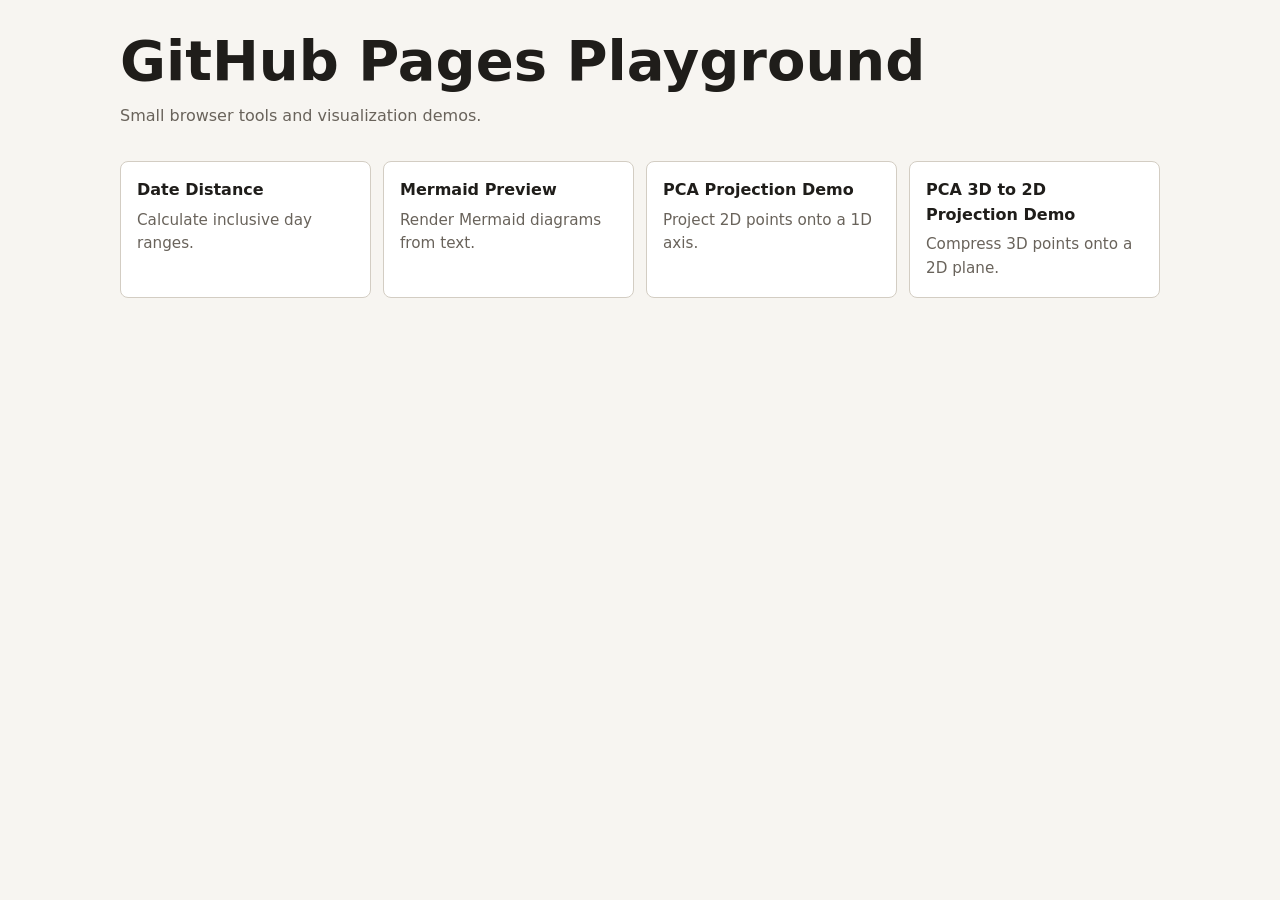
<file: index.html>
<!DOCTYPE html>
<html lang="en">
<head>
  <meta charset="UTF-8">
  <meta name="viewport" content="width=device-width, initial-scale=1.0">
  <title>GitHub Pages Playground</title>

  <link rel="stylesheet" href="./assets/css/site.css">
  <script src="./assets/js/google-tag.js"></script>
</head>
<body>
  <main class="shell">
    <header class="page-header">
      <h1>GitHub Pages Playground</h1>
      <p>Small browser tools and visualization demos.</p>
    </header>

    <ul class="tool-list">
      <li>
        <a href="./pages/date-distance.html">
          <strong>Date Distance</strong>
          <span>Calculate inclusive day ranges.</span>
        </a>
      </li>
      <li>
        <a href="./pages/mermaid-preview.html">
          <strong>Mermaid Preview</strong>
          <span>Render Mermaid diagrams from text.</span>
        </a>
      </li>
      <li>
        <a href="./pages/pca-projection.html">
          <strong>PCA Projection Demo</strong>
          <span>Project 2D points onto a 1D axis.</span>
        </a>
      </li>
      <li>
        <a href="./pages/pca-projection-3d.html">
          <strong>PCA 3D to 2D Projection Demo</strong>
          <span>Compress 3D points onto a 2D plane.</span>
        </a>
      </li>
    </ul>
  </main>
</body>
</html>
</file>
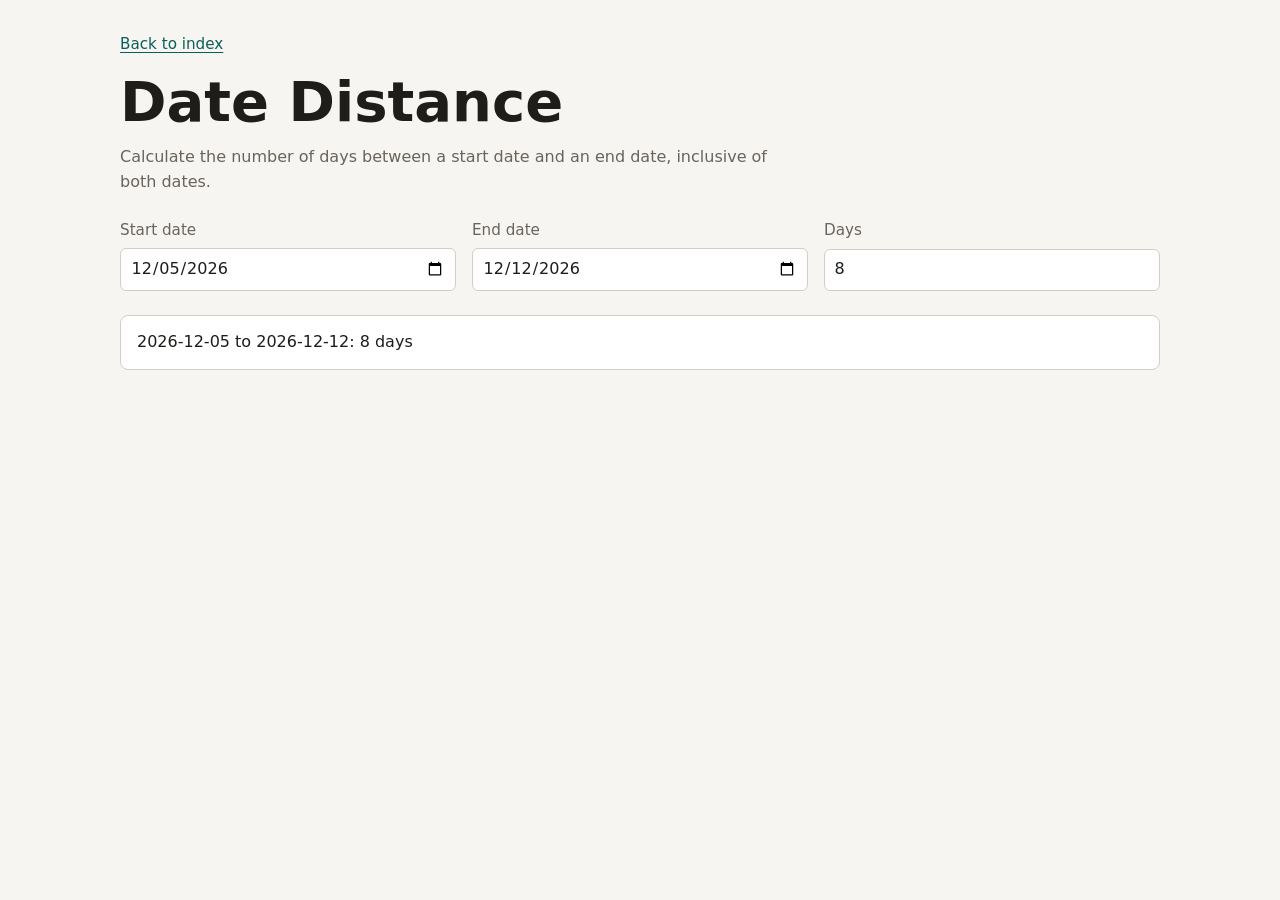
<file: pages/date-distance.html>
<!DOCTYPE html>
<html lang="en">
<head>
  <meta charset="UTF-8">
  <meta name="viewport" content="width=device-width, initial-scale=1.0">
  <title>Date Distance</title>

  <link rel="stylesheet" href="../assets/css/site.css">
  <script src="../assets/js/google-tag.js"></script>
</head>
<body>
  <main class="shell">
    <a class="back-link" href="../index.html">Back to index</a>
    <header class="page-header">
      <h1>Date Distance</h1>
      <p>Calculate the number of days between a start date and an end date, inclusive of both dates.</p>
    </header>

    <div class="field-grid">
      <p class="field">
        <label for="start-date">Start date</label>
        <input id="start-date" type="date">
      </p>

      <p class="field">
        <label for="end-date">End date</label>
        <input id="end-date" type="date">
      </p>

      <p class="field">
        <label for="day-count">Days</label>
        <input id="day-count" type="number" inputmode="numeric" step="1">
      </p>
    </div>

    <p id="summary" class="summary"></p>
  </main>

  <script type="module" src="../assets/js/date-distance.js"></script>
</body>
</html>
</file>
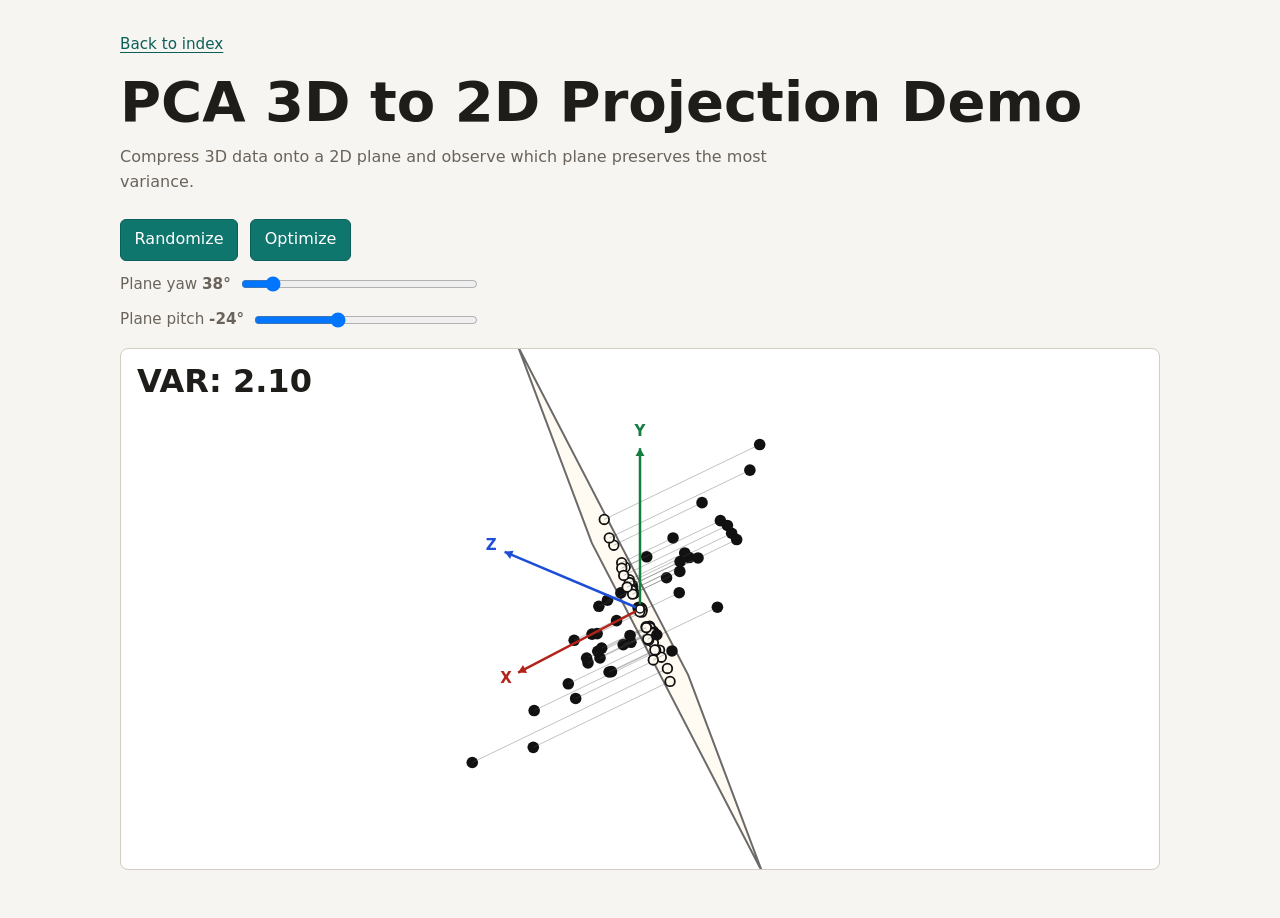
<file: pages/pca-projection-3d.html>
<!DOCTYPE html>
<html lang="en">
<head>
  <meta charset="UTF-8">
  <meta name="viewport" content="width=device-width, initial-scale=1.0">
  <title>PCA 3D to 2D Projection Demo</title>

  <link rel="stylesheet" href="../assets/css/site.css">
  <link rel="stylesheet" href="../assets/css/pca-projection.css">
  <script src="../assets/js/google-tag.js"></script>
</head>
<body>
  <main class="shell">
    <a class="back-link" href="../index.html">Back to index</a>
    <header class="page-header">
      <h1>PCA 3D to 2D Projection Demo</h1>
      <p>Compress 3D data onto a 2D plane and observe which plane preserves the most variance.</p>
    </header>

    <p class="controls controls-stacked">
      <span class="button-row">
        <button id="randomizeButton" type="button">Randomize</button>
        <button id="optimizeButton" type="button">Optimize</button>
      </span>
      <label class="angle-control">
        <span>Plane yaw <strong id="yawReadout">0°</strong></span>
        <input id="yawSlider" type="range" min="0" max="360" step="0.1" value="38">
      </label>
      <label class="angle-control">
        <span>Plane pitch <strong id="pitchReadout">0°</strong></span>
        <input id="pitchSlider" type="range" min="-89" max="89" step="0.1" value="-24">
      </label>
    </p>

    <div class="visualization" aria-label="Interactive PCA 3D to 2D visualization">
      <canvas id="plotCanvas" class="orbit-canvas" aria-label="3D scatter plot with projection plane"></canvas>
      <div id="varianceReadout" class="variance-readout" aria-live="polite">VAR: 0.00</div>
    </div>
  </main>

  <script type="module" src="../assets/js/pca-projection-3d.js"></script>
</body>
</html>
</file>
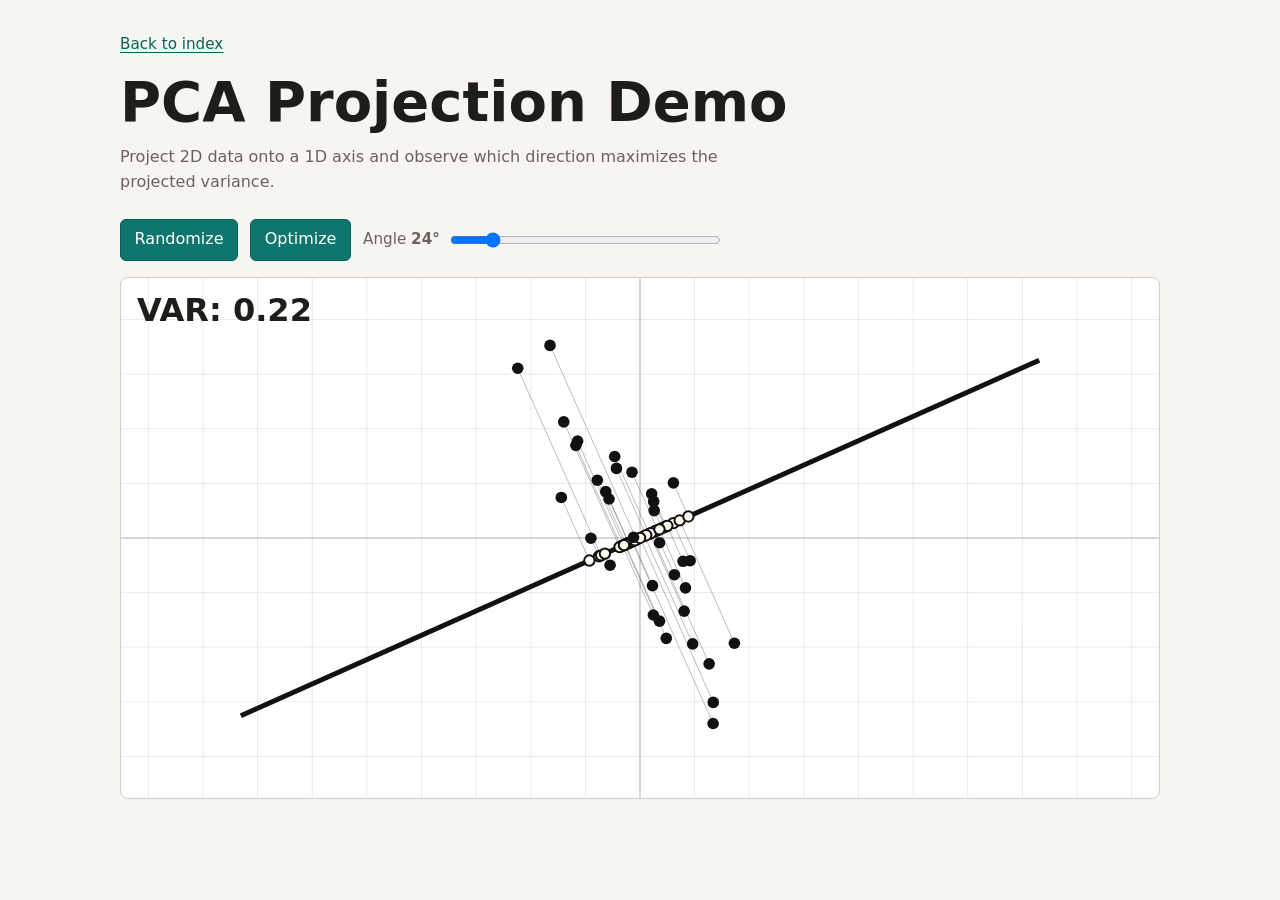
<file: pages/pca-projection.html>
<!DOCTYPE html>
<html lang="en">
<head>
  <meta charset="UTF-8">
  <meta name="viewport" content="width=device-width, initial-scale=1.0">
  <title>PCA Projection Demo</title>

  <link rel="stylesheet" href="../assets/css/site.css">
  <link rel="stylesheet" href="../assets/css/pca-projection.css">
  <script src="../assets/js/google-tag.js"></script>
</head>
<body>
  <main class="shell">
    <a class="back-link" href="../index.html">Back to index</a>
    <header class="page-header">
      <h1>PCA Projection Demo</h1>
      <p>Project 2D data onto a 1D axis and observe which direction maximizes the projected variance.</p>
    </header>

    <p class="controls">
      <button id="randomizeButton" type="button">Randomize</button>
      <button id="optimizeButton" type="button">Optimize</button>
      <label class="angle-control">
        <span>Angle <strong id="angleReadout">0°</strong></span>
        <input id="angleSlider" type="range" min="0" max="180" step="0.1" value="24">
      </label>
    </p>

    <div class="visualization" aria-label="Interactive PCA visualization">
      <canvas id="plotCanvas" aria-label="Scatter plot with projection axis"></canvas>
      <div id="varianceReadout" class="variance-readout" aria-live="polite">VAR: 0.00</div>
    </div>
  </main>

  <script type="module" src="../assets/js/pca-projection.js"></script>
</body>
</html>
</file>
<file: assets/css/site.css>
:root {
  --bg: #f7f5f1;
  --surface: #ffffff;
  --ink: #1f1d1a;
  --muted: #69635b;
  --line: #d3cdc3;
  --accent: #0f766e;
  --accent-dark: #0b5f59;
}

* {
  box-sizing: border-box;
}

html {
  font-family: Inter, ui-sans-serif, system-ui, -apple-system, BlinkMacSystemFont, "Segoe UI", sans-serif;
  color: var(--ink);
  background: var(--bg);
}

body {
  margin: 0;
  color: var(--ink);
  font-size: 16px;
  line-height: 1.55;
}

a {
  color: var(--accent-dark);
  text-underline-offset: 0.18em;
}

a:hover {
  color: var(--accent);
}

button,
input,
textarea {
  font: inherit;
}

button {
  min-height: 2.5rem;
  padding: 0.48rem 0.85rem;
  border: 1px solid var(--accent-dark);
  border-radius: 6px;
  color: #ffffff;
  background: var(--accent);
  cursor: pointer;
}

button:hover {
  background: var(--accent-dark);
}

button:disabled {
  cursor: not-allowed;
  opacity: 0.55;
}

input,
textarea {
  border: 1px solid var(--line);
  border-radius: 6px;
  color: var(--ink);
  background: var(--surface);
}

input:focus,
textarea:focus,
button:focus-visible,
a:focus-visible {
  outline: 3px solid rgba(37, 99, 235, 0.32);
  outline-offset: 2px;
}

input[type="date"],
input[type="number"] {
  min-height: 2.5rem;
  padding: 0.45rem 0.6rem;
}

input[type="range"] {
  width: 100%;
}

textarea {
  display: block;
  width: 100%;
  min-height: 15rem;
  padding: 0.75rem;
  resize: vertical;
  font-family: "SFMono-Regular", Consolas, "Liberation Mono", monospace;
  line-height: 1.45;
}

.shell {
  width: min(100% - 2rem, 1040px);
  margin: 0 auto;
  padding: 2rem 0 3rem;
}

.page-header {
  margin-bottom: 1.5rem;
}

.page-header h1 {
  margin: 0;
  font-size: clamp(2rem, 6vw, 3.5rem);
  line-height: 1.05;
  letter-spacing: 0;
}

.page-header p {
  max-width: 42rem;
  margin: 0.85rem 0 0;
  color: var(--muted);
}

.back-link {
  display: inline-block;
  margin: 0 0 1rem;
  font-size: 0.95rem;
}

.tool-list {
  display: grid;
  grid-template-columns: repeat(auto-fit, minmax(220px, 1fr));
  gap: 0.75rem;
  margin: 2rem 0 0;
  padding: 0;
  list-style: none;
}

.tool-list a {
  display: block;
  min-height: 100%;
  padding: 1rem;
  border: 1px solid var(--line);
  border-radius: 8px;
  color: var(--ink);
  background: var(--surface);
  text-decoration: none;
}

.tool-list a:hover {
  border-color: var(--accent);
}

.tool-list strong {
  display: block;
  margin-bottom: 0.35rem;
}

.tool-list span {
  display: block;
  color: var(--muted);
  font-size: 0.95rem;
}

.field-grid {
  display: grid;
  grid-template-columns: repeat(auto-fit, minmax(190px, 1fr));
  gap: 1rem;
  margin: 1.5rem 0;
}

.field {
  display: grid;
  gap: 0.35rem;
  margin: 0;
}

.field label,
.angle-control span {
  color: var(--muted);
  font-size: 0.95rem;
}

.summary {
  margin: 1rem 0 0;
  padding: 0.9rem 1rem;
  border: 1px solid var(--line);
  border-radius: 8px;
  background: var(--surface);
}

.actions {
  display: flex;
  flex-wrap: wrap;
  gap: 0.75rem;
  margin: 1rem 0;
}

.preview {
  min-height: 18rem;
  padding: 1rem;
  overflow: auto;
  border: 1px solid var(--line);
  border-radius: 8px;
  background: var(--surface);
}

@media (max-width: 640px) {
  .shell {
    width: min(100% - 1rem, 1040px);
    padding-top: 1rem;
  }
}
</file>
<file: assets/css/pca-projection.css>
.controls {
  display: flex;
  flex-wrap: wrap;
  align-items: center;
  gap: 0.75em;
  margin: 1em 0;
}

.controls-stacked {
  align-items: flex-start;
  flex-direction: column;
}

.button-row {
  display: inline-flex;
  gap: 0.75em;
}

.angle-control {
  display: inline-flex;
  align-items: center;
  gap: 0.5em;
  min-width: min(100%, 360px);
}

.angle-control span {
  white-space: nowrap;
}

.visualization {
  position: relative;
  overflow: hidden;
  width: 100%;
  min-height: 520px;
  border: 1px solid var(--line);
  border-radius: 8px;
  background: #ffffff;
}

#plotCanvas {
  display: block;
  width: 100%;
  height: 100%;
  min-height: 520px;
}

.orbit-canvas {
  cursor: grab;
  touch-action: none;
}

.orbit-canvas:active {
  cursor: grabbing;
}

.variance-readout {
  position: absolute;
  top: 1rem;
  left: 1rem;
  color: var(--ink);
  font-size: 2rem;
  line-height: 1;
  font-weight: bold;
  pointer-events: none;
}

@media (max-width: 820px) {
  .angle-control {
    align-items: flex-start;
    flex-direction: column;
  }
}
</file>
